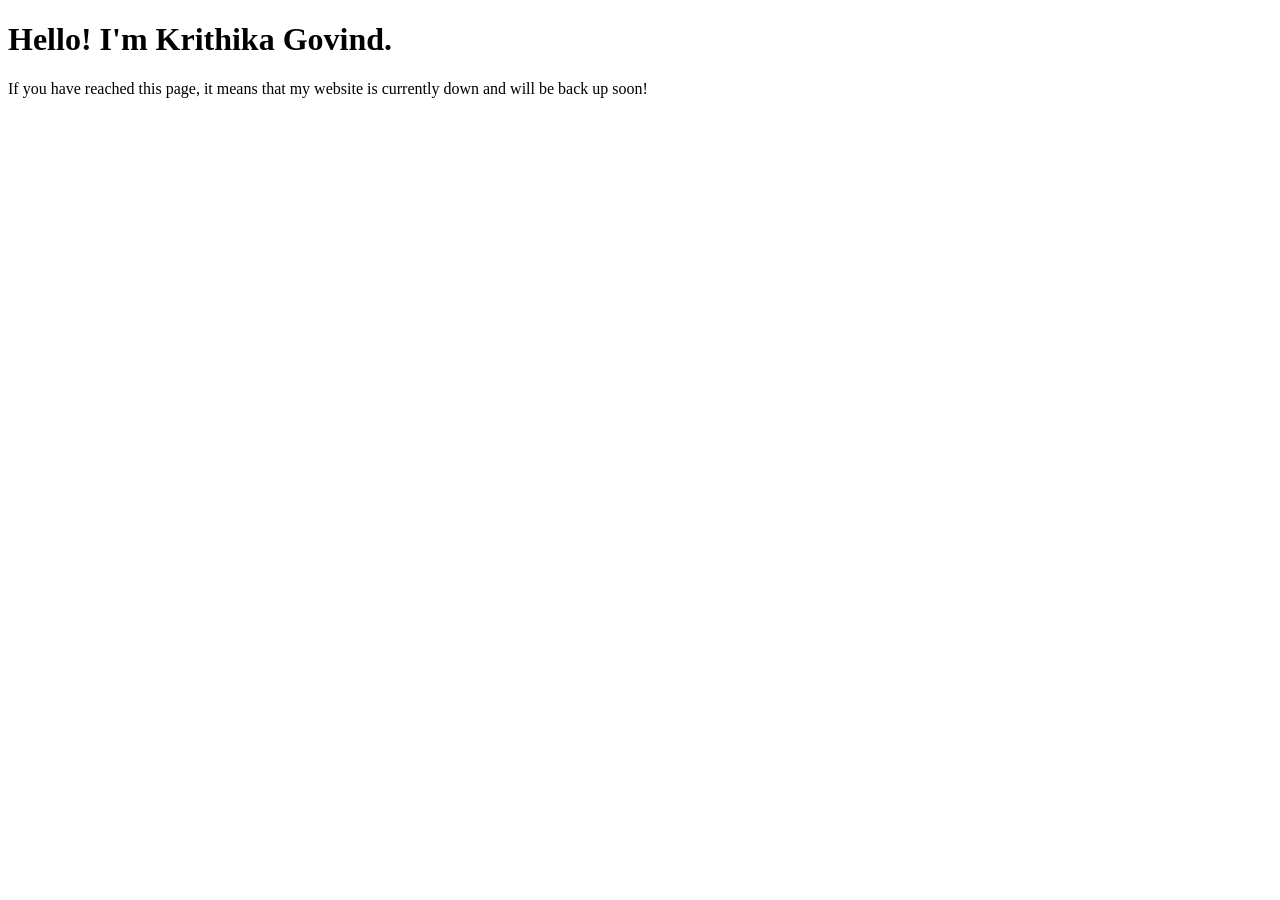
<file: index.html>
<!DOCTYPE html>
<html lang="en">
<head>
    <meta charset="UTF-8">
    <meta name="viewport" content="width=device-width, initial-scale=1.0">
    <title>Github Home - Krithika Govind</title>
</head>
<body>
    <h1>Hello! I'm Krithika Govind.</h1>
    <p>If you have reached this page, it means that my website is currently down and will be back up soon!</p>
</body>
</html>
</file>
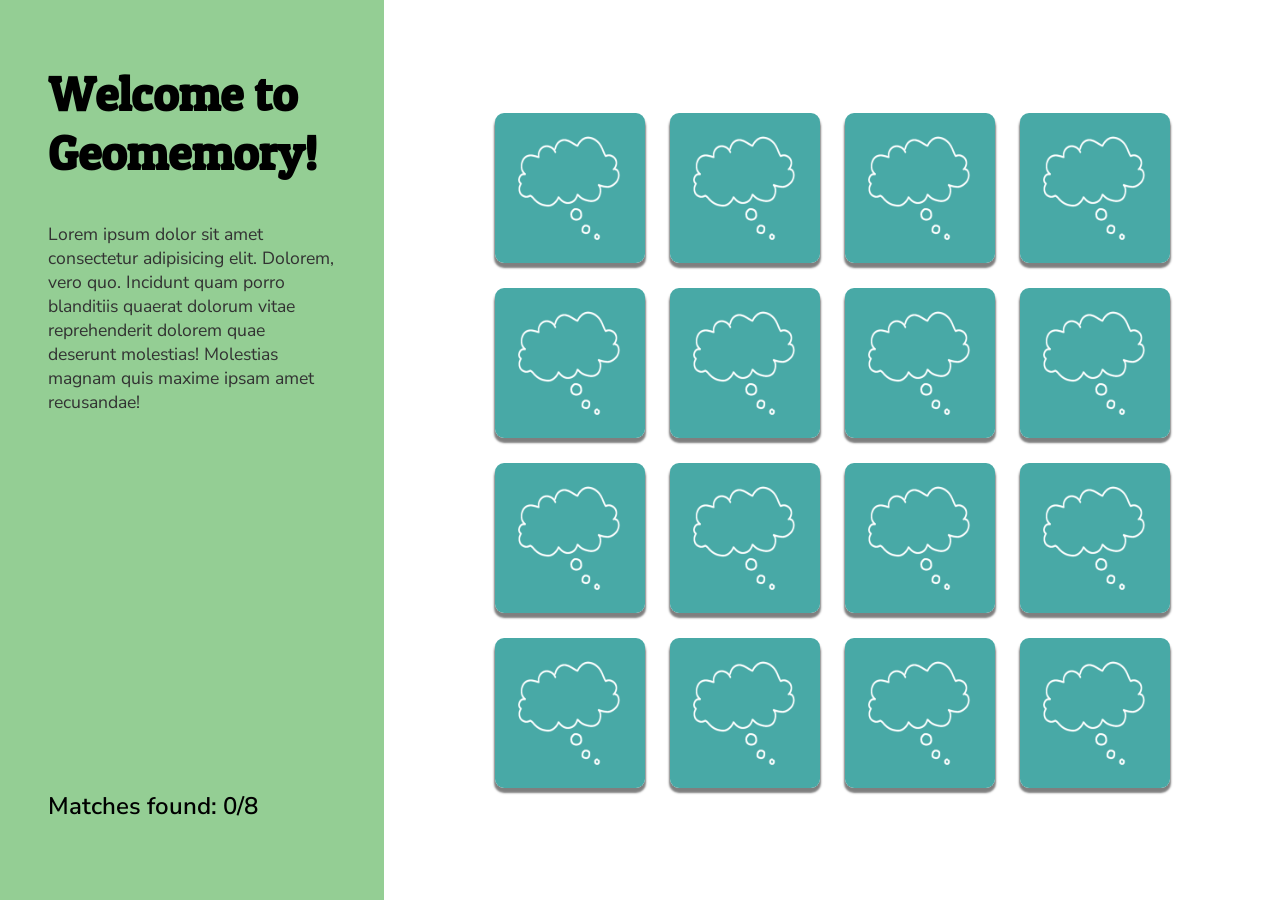
<file: des157/final/proto1/index.html>
<!DOCTYPE html>
<html lang="en">
<head>
    <meta charset="UTF-8">
    <meta http-equiv="X-UA-Compatible" content="IE=edge">
    <meta name="viewport" content="width=device-width, initial-scale=1.0">
    <title>Play Geomemory!</title>
    <link rel="preconnect" href="https://fonts.gstatic.com">
    <link href="https://fonts.googleapis.com/css2?family=Nunito+Sans:wght@300;400;600&family=Patua+One&display=swap" rel="stylesheet">
    <link rel="stylesheet" href="styles.css">
    <script src="script.js" defer></script>
</head>
<body>
    <aside>
        <div class="gameinfo">
            <h1>Welcome to Geomemory!</h1>
            <p>Lorem ipsum dolor sit amet consectetur adipisicing elit. Dolorem, vero quo. Incidunt quam porro blanditiis quaerat dolorum vitae reprehenderit dolorem quae deserunt molestias! Molestias magnam quis maxime ipsam amet recusandae!</p>
    
            <!-- Need to keep this button for the timer to start -->
            <!-- <a href="">Start Game</a> -->
    
            <h3 id="matches">Matches found: 0/8</h3>
        </div>
    </aside>

    <main>
            <!-- 16 cards -->
            <div class="cards">
                <div class="card q2">
                    <div class="cardfront">
                        <p class="cardtext"></p>
                    </div>
                    <div class="cardback">
                        <img src="images/cardgraphic.png" alt="card illustration" width="50px" height="auto">
                    </div>
                </div>


                <div class="card q3">
                    <div class="cardfront">
                        <p class="cardtext"></p>
                    </div>
                    <div class="cardback">
                        <img src="images/cardgraphic.png" alt="card illustration" width="50px" height="auto">
                    </div>
                </div>
                <div class="card q7">
                    <div class="cardfront">
                        <p class="cardtext"></p>
                    </div>
                    <div class="cardback">
                        <img src="images/cardgraphic.png" alt="card illustration" width="50px" height="auto">
                    </div>
                </div>
                <div class="card q1">
                    <div class="cardfront">
                        <p class="cardtext"></p>
                    </div>
                    <div class="cardback">
                        <img src="images/cardgraphic.png" alt="card illustration" width="50px" height="auto">
                    </div>
                </div>
                <div class="card q6">
                    <div class="cardfront">
                        <p class="cardtext"></p>
                    </div>
                    <div class="cardback">
                        <img src="images/cardgraphic.png" alt="card illustration" width="50px" height="auto">
                    </div>
                </div>
                <div class="card q5">
                    <div class="cardfront">
                        <p class="cardtext"></p>
                    </div>
                    <div class="cardback">
                        <img src="images/cardgraphic.png" alt="card illustration" width="50px" height="auto">
                    </div>
                </div>
                <div class="card q8">
                    <div class="cardfront">
                        <p class="cardtext"></p>
                    </div>
                    <div class="cardback">
                        <img src="images/cardgraphic.png" alt="card illustration" width="50px" height="auto">
                    </div>
                </div>
                <div class="card q6">
                    <div class="cardfront">
                        <p class="cardtext"></p>
                    </div>
                    <div class="cardback">
                        <img src="images/cardgraphic.png" alt="card illustration" width="50px" height="auto">
                    </div>
                </div>
                <div class="card q1">
                    <div class="cardfront">
                        <p class="cardtext"></p>
                    </div>
                    <div class="cardback">
                        <img src="images/cardgraphic.png" alt="card illustration" width="50px" height="auto">
                    </div>
                </div>
                <div class="card q8">
                    <div class="cardfront">
                        <p class="cardtext"></p>
                    </div>
                    <div class="cardback">
                        <img src="images/cardgraphic.png" alt="card illustration" width="50px" height="auto">
                    </div>
                </div>
                <div class="card q3">
                    <div class="cardfront">
                        <p class="cardtext"></p>
                    </div>
                    <div class="cardback">
                        <img src="images/cardgraphic.png" alt="card illustration" width="50px" height="auto">
                    </div>
                </div>
                <div class="card q5">
                    <div class="cardfront">
                        <p class="cardtext"></p>
                    </div>
                    <div class="cardback">
                        <img src="images/cardgraphic.png" alt="card illustration" width="50px" height="auto">
                    </div>
                </div>
                <div class="card q7">
                    <div class="cardfront">
                        <p class="cardtext"></p>
                    </div>
                    <div class="cardback">
                        <img src="images/cardgraphic.png" alt="card illustration" width="50px" height="auto">
                    </div>
                </div>
                <div class="card q4">
                    <div class="cardfront">
                        <p class="cardtext"></p>
                    </div>
                    <div class="cardback">
                        <img src="images/cardgraphic.png" alt="card illustration" width="50px" height="auto">
                    </div>
                </div>
                <div class="card q2">
                    <div class="cardfront">
                        <p class="cardtext"></p>
                    </div>
                    <div class="cardback">
                        <img src="images/cardgraphic.png" alt="card illustration" width="50px" height="auto">
                    </div>
                </div>
                <div class="card q4">
                    <div class="cardfront">
                        <p class="cardtext"></p>
                    </div>
                    <div class="cardback">
                        <img src="images/cardgraphic.png" alt="card illustration" width="50px" height="auto">
                    </div>
                </div>
            </div>

            <div id="overlay" class="hide">
                <h1 id="gameOver">You're a Geometry pro!</h1>
            </div>
    </main>
</body>
</html>
</file>
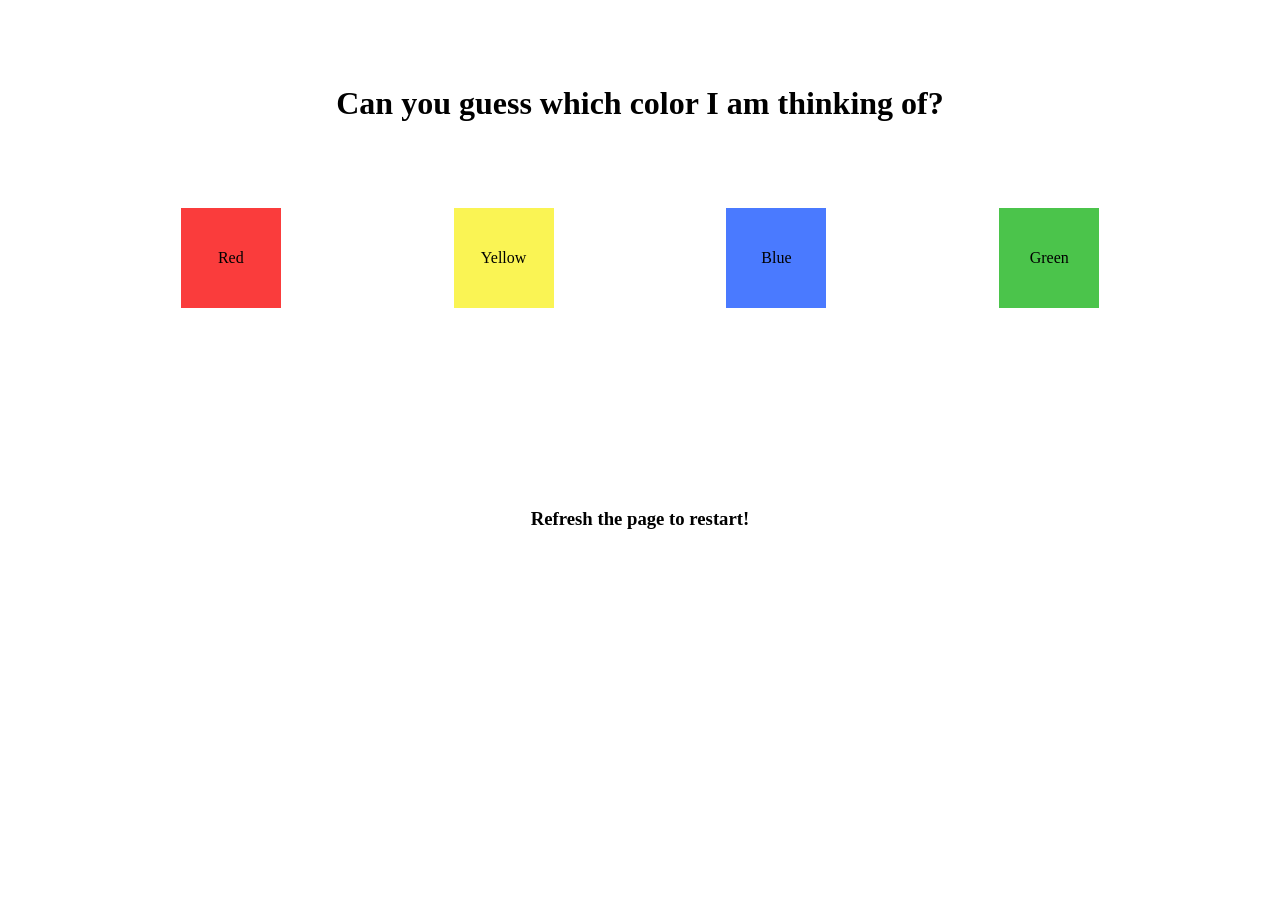
<file: des157/exp-dom.html>
<!DOCTYPE html>
<html lang="en">
<head>
    <meta charset="UTF-8">
    <meta name="viewport" content="width=device-width, initial-scale=1.0">
    <title>DOM Experimentation - Krithika Govind</title>
    <style>
        .red{background-color: rgb(250, 60, 60);}
        .yellow{background-color: rgb(250, 244, 84);}
        .green{background-color: rgb(75, 196, 75);}
        .blue{background-color: rgb(74, 122, 255);}

        h1, h2, h3{
            padding-top: 4rem;
            padding-bottom: 2rem;
            text-align: center;
        }

        .box{
            height: 100px;
            width: 100px;
            display: flex;
            justify-content: center;
            align-items: center;
            transition: 300ms ease-in;
        }

        .colors{
            padding-top: 2rem;
            display: flex;
            justify-content: space-evenly;
        }
    </style>
</head>
<body>
    <h1>Can you guess which color I am thinking of?</h1>

    <div class="colors">
        <div class="box red">Red</div>
        <div class="box yellow">Yellow</div>
        <div class="box blue">Blue</div>
        <div class="box green">Green</div>
    </div>

    <h2 id="result"></h2>
    <h3>Refresh the page to restart!</h3>

    <script>
        // This program prompts the user for a color - either red, yellow, green, or blue. 
        // It then picks a random color from an array. If the color entered by the user is matching the color picked by the program,
        // it displays the output message "You are right!". Otherwise, it displays "Try again!".
        // Note to player: You have a 25% chance of guessing the color correctly, so you might have to play multiple times before you win.

        var colors = ["red", "yellow", "green", "blue"];

        var choice = prompt("Can you guess what color I am thinking of?\nPick a color between red, yellow, green and blue.");

        var arrayIndex = Math.floor((4) * Math.random());
        var result = checkAnswer(arrayIndex);

        if (result == true){
            document.getElementById('result').innerHTML = 'You are right!';
            document.getElementById('result').style.color = "green";
        }
        else{
            document.getElementById('result').innerHTML = 'Try again!';
            document.getElementById('result').style.color = "red";
        }

        for(var i=0; i<colors.length; i++){
            if(i == arrayIndex){
                document.querySelector(`.${colors[i]}`).style.transform = "scale(1.5)";
            }
        }

        function checkAnswer(arrayIndex){
            var isCorrect;
            if (colors[arrayIndex] == choice.toLowerCase()){
                isCorrect = true;     
            }
            else{
                isCorrect = false;
            }
            return isCorrect;
        }

    </script>
</body>
</html>
</file>
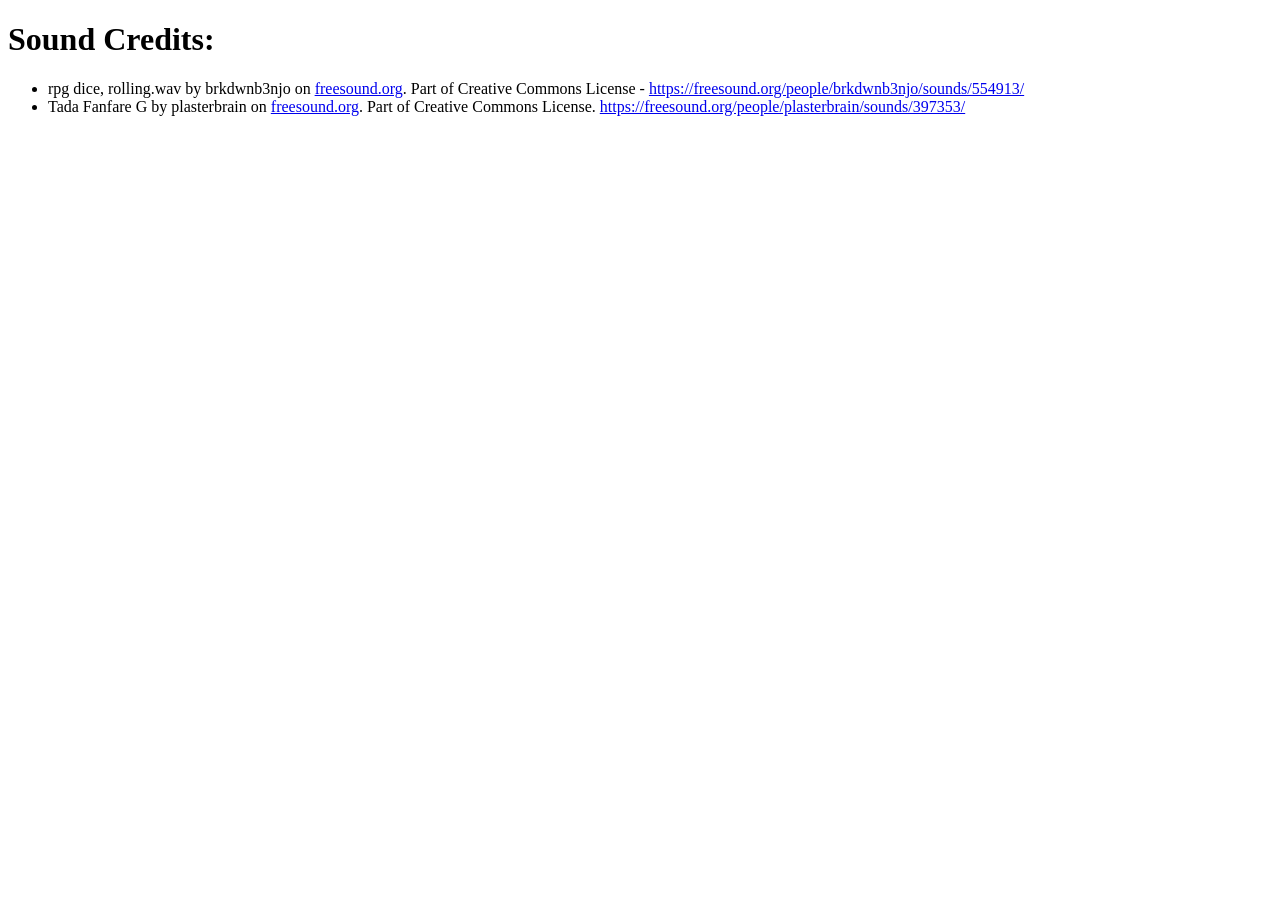
<file: des157/studio3/sources.html>
<!DOCTYPE html>
<html lang="en">
<head>
    <meta charset="UTF-8">
    <meta http-equiv="X-UA-Compatible" content="IE=edge">
    <meta name="viewport" content="width=device-width, initial-scale=1.0">
    <title>Sound Sources - Game of Pig</title>
</head>
<body>
    <h1>Sound Credits:</h1>
    <ul>
        <li>rpg dice, rolling.wav by brkdwnb3njo on <a href="https://freesound.org/">freesound.org</a>. Part of Creative Commons License - <a href="https://freesound.org/people/brkdwnb3njo/sounds/554913/">https://freesound.org/people/brkdwnb3njo/sounds/554913/</a></li>
        <li>Tada Fanfare G by plasterbrain on <a href="https://freesound.org/">freesound.org</a>. Part of Creative Commons License. <a href="https://freesound.org/people/plasterbrain/sounds/397353/">https://freesound.org/people/plasterbrain/sounds/397353/</a></li>
    </ul>
</body>
</html>
</file>
<file: des157/final/proto1/styles.css>
:root{
    --bg-color: rgb(148, 206, 148);
    --card-back: #48A9A6;
    --card-front1: #84b3ce;
    --card-front2: #d38a8e;
    --card-front3: #b9bfe3;
    --card-front4: #e8a987;
    --card-front5: #e3c69c;
    --card-front6: #E4DFDA;
    --card-front7: #ebc7c9;
    --card-front8: #aaede3;
    --p-text: rgb(50, 50, 50);
    --btn-color: #d0f0f2;
    --clr: rgb(49, 204, 206);
}

/* Typography */

h1{
    font-family: 'Patua One', cursive;
    font-size: 3em;
    margin-top: 1rem;
}

h3{
    font-weight: 600;
    position: absolute;
    bottom: 6%;
    font-size: 1.5em;
}

p{
    font-size: 1.1em;
    color: var(--p-text);
}


body{
    /* overflow: hidden; */
    margin: 0;
    display: flex;
    font-family: 'Nunito Sans', sans-serif;
}

aside{
    background-color: var(--bg-color);
    width: 30vw;
    height: 100vh;
}

aside a{
    background-color: var(--btn-color);
	border-radius: 9px;
	display: inline-block;
	cursor: pointer;
    color: var(--p-text);
	padding: 15px 30px;
	text-decoration: none;
    margin-top: 2rem;
    transition: 0.5s ease;
}

aside a:hover{
    background-color: var(--card-back);
    transition: 0.5s ease;
}

.gameinfo{
    padding: 3rem;
}

main{
    position: relative;
    margin: auto;
}

/* Cards */

.cards{
    display: grid;
    grid-template-columns: repeat(4, minmax(150px, 1fr));
    grid-auto-rows: 150px;
    grid-auto-flow: row;
    grid-gap: 25px;
}

.card{
    border-radius: 9px;
    display: flex;
    flex-direction: column;
    box-shadow: 0 4px 2px 1px rgba(0,0,0,0.5);
    text-align: center;
    cursor: pointer;
    transition: transform 0.6s;
    transform-style: preserve-3d;
}

.cardfront, .cardback{
    display: flex;
    flex-direction: column;
    justify-content: center;
    align-items: center;
    text-align: center;
    backface-visibility: hidden;
}

.flip{
    transform: rotateY(180deg);
}

.card img{
    text-align: center;
    width: 100%;
    position: absolute;
}

.cardback{
    background-color: var(--card-back);
    backface-visibility: hidden;
    height: 100%;
    transform: rotateX(0deg);
    border-radius: 9px;
}

.cardfront{
    transform: rotateY(180deg);
    position: absolute;
    width: 100%;
    height: 100%;
    border-radius: 9px;
    color: black;
}

.q1 .cardfront{ background-color: var(--card-front1); }
.q2 .cardfront{ background-color: var(--card-front2); }
.q3 .cardfront{ background-color: var(--card-front3); }
.q4 .cardfront{ background-color: var(--card-front4); }
.q5 .cardfront{ background-color: var(--card-front5); }
.q6 .cardfront{ background-color: var(--card-front6); }
.q7 .cardfront{ background-color: var(--card-front7); }
.q8 .cardfront{ background-color: var(--card-front8); }


/* Overlay styles */

.hide{
    opacity: 0;
}

#overlay{
    padding: 2rem;
    background-color: rgba(138, 225, 223, 0.8);
    position: absolute;
    top: 50%;
    left: 50%;
    transform: translate(-50%, -50%);
    z-index: 1;
    width: 100%;
    transition: all 1s ease;
}

#gameOver{
    text-align: center;
}
</file>
